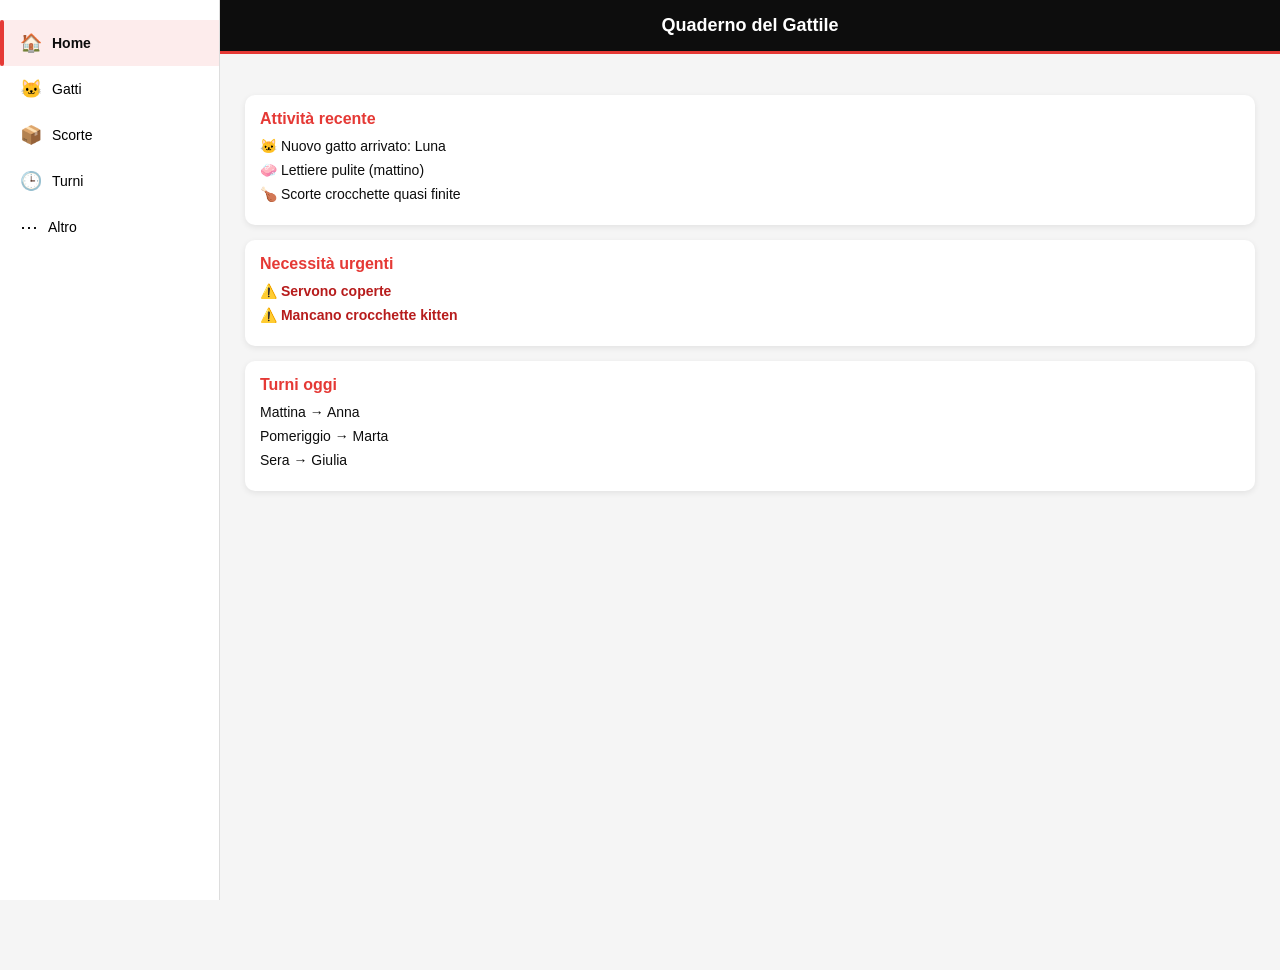
<file: index.html>
<!DOCTYPE html>
<html lang="it">
<head>
  <meta charset="UTF-8">
  <meta name="viewport" content="width=device-width, initial-scale=1.0">
  <title>Catboard</title>
  <link rel="stylesheet" href="assets/css/style.css">
</head>

<body>

  <!-- HEADER -->
  <header class="header">
    <h1>Quaderno del Gattile</h1>
  </header>

  <!-- MAIN -->
  <main id="app">

    <!-- DASHBOARD -->
    <section class="card">
      <h2>Attività recente</h2>
      <ul>
        <li>🐱 Nuovo gatto arrivato: Luna</li>
        <li>🧼 Lettiere pulite (mattino)</li>
        <li>🍗 Scorte crocchette quasi finite</li>
      </ul>
    </section>

    <section class="card">
      <h2>Necessità urgenti</h2>
      <ul>
        <li class="urgent">⚠️ Servono coperte</li>
        <li class="urgent">⚠️ Mancano crocchette kitten</li>
      </ul>
    </section>

    <section class="card">
      <h2>Turni oggi</h2>
      <ul>
        <li>Mattina → Anna</li>
        <li>Pomeriggio → Marta</li>
        <li>Sera → Giulia</li>
      </ul>
    </section>

  </main>

  <!-- NAVBAR -->
    <nav class="bottom-nav">
        <button class="nav-btn active" onclick="loadView('dashboard')" data-view="dashboard">
            <span class="icon">🏠</span>
            <span class="label">Home</span>
        </button>

        <button class="nav-btn" onclick="loadView('cats')" data-view="cats">
            <span class="icon">🐱</span>
            <span class="label">Gatti</span>
        </button>

        <button class="nav-btn" onclick="loadView('supplies')" data-view="supplies">
            <span class="icon">📦</span>
            <span class="label">Scorte</span>
        </button>

        <button class="nav-btn" onclick="loadView('shifts')" data-view="shifts">
            <span class="icon">🕒</span>
            <span class="label">Turni</span>
        </button>

        <button class="nav-btn" onclick="loadView('more')" data-view="more">
            <span class="icon">⋯</span>
            <span class="label">Altro</span>
        </button>
    </nav>

  <script src="assets/js/app.js"></script>
</body>
</html>
</file>
<file: assets/css/style.css>
/* RESET */
* {
  margin: 0;
  padding: 0;
  box-sizing: border-box;
  font-family: Arial, sans-serif;
}

/* BODY */
body {
  background: #F5F5F5;
  color: #0D0D0D;
  padding-bottom: 70px; /* spazio navbar */
}

/* HEADER */
.header {
  background: #0D0D0D;
  color: white;
  padding: 15px;
  text-align: center;
  border-bottom: 3px solid #E53935;
}

.header h1 {
  font-size: 18px;
}

/* MAIN */
main {
  padding: 15px;
}

/* CARD */
.card {
  background: white;
  border-radius: 10px;
  padding: 15px;
  margin-bottom: 15px;
  box-shadow: 0 2px 6px rgba(0,0,0,0.08);
}

.card h2 {
  font-size: 16px;
  margin-bottom: 10px;
  color: #E53935;
}

.card ul {
  list-style: none;
}

.card li {
  margin-bottom: 8px;
  font-size: 14px;
}

/* STATI */
.urgent {
  color: #B71C1C;
  font-weight: bold;
}

/* NAVBAR */
/* NAV BASE */
.bottom-nav {
  position: fixed;
  bottom: 0;
  width: 100%;
  background: white;
  display: flex;
  justify-content: space-around;
  border-top: 1px solid #ddd;
  padding: 8px 0;
  z-index: 100;
}

/* BOTTONI */
.nav-btn {
  background: none;
  border: none;
  cursor: pointer;
  padding: 6px;
  border-radius: 8px;
  transition: all 0.2s ease;
  display: flex;
  flex-direction: column;
  align-items: center;
  font-size: 11px;
}

/* ICONA */
.nav-btn .icon {
  font-size: 16px;
}

/* LABEL */
.nav-btn .label {
  font-size: 10px;
}

/* HOVER */
.nav-btn:hover {
  background: #FDECEC;
}

/* CLICK */
.nav-btn:active {
  transform: scale(0.95);
}

/* ATTIVO */
.nav-btn.active {
  background: #E53935;
  color: white;
  font-weight: bold;
}

/* DESKTOP LAYOUT */
@media (min-width: 768px) {

  body {
    display: flex;
  }

  /* SIDEBAR */
  .bottom-nav {
    order: -1;
    position: static;
    width: 220px;
    height: 100vh;
    flex-direction: column;
    align-items: stretch;
    justify-content: flex-start;
    border-top: none;
    border-right: 1px solid #ddd;
    padding-top: 20px;
  }

  .nav-btn {
    flex-direction: row;
    align-items: center;
    justify-content: flex-start;
    gap: 10px;
    padding: 12px 20px;
    font-size: 14px;
    border-radius: 0;
    position: relative;
  }

  .nav-btn .icon {
    font-size: 18px;
  }

  .nav-btn .label {
    font-size: 14px;
  }

  /* HOVER DESKTOP */
  .nav-btn:hover {
    background: #FDECEC;
  }

  /* ATTIVO DESKTOP (override) */
  .nav-btn.active {
    background: #FDECEC; /* leggero rosato */
    color: #0D0D0D;
    font-weight: bold;
  }

  /* LINEETTA ROSSA (ATTIVO) */
  .nav-btn.active::before {
    content: "";
    position: absolute;
    left: 0;
    top: 0;
    bottom: 0;
    width: 4px;
    background: #E53935;
    border-radius: 2px;
  }

  /* HEADER */
  .header {
    position: fixed;
    left: 220px;
    right: 0;
    top: 0;
  }

  /* MAIN */
  main {
    flex: 1;
    margin-top: 70px;
    padding: 25px;
  }
}
</file>
